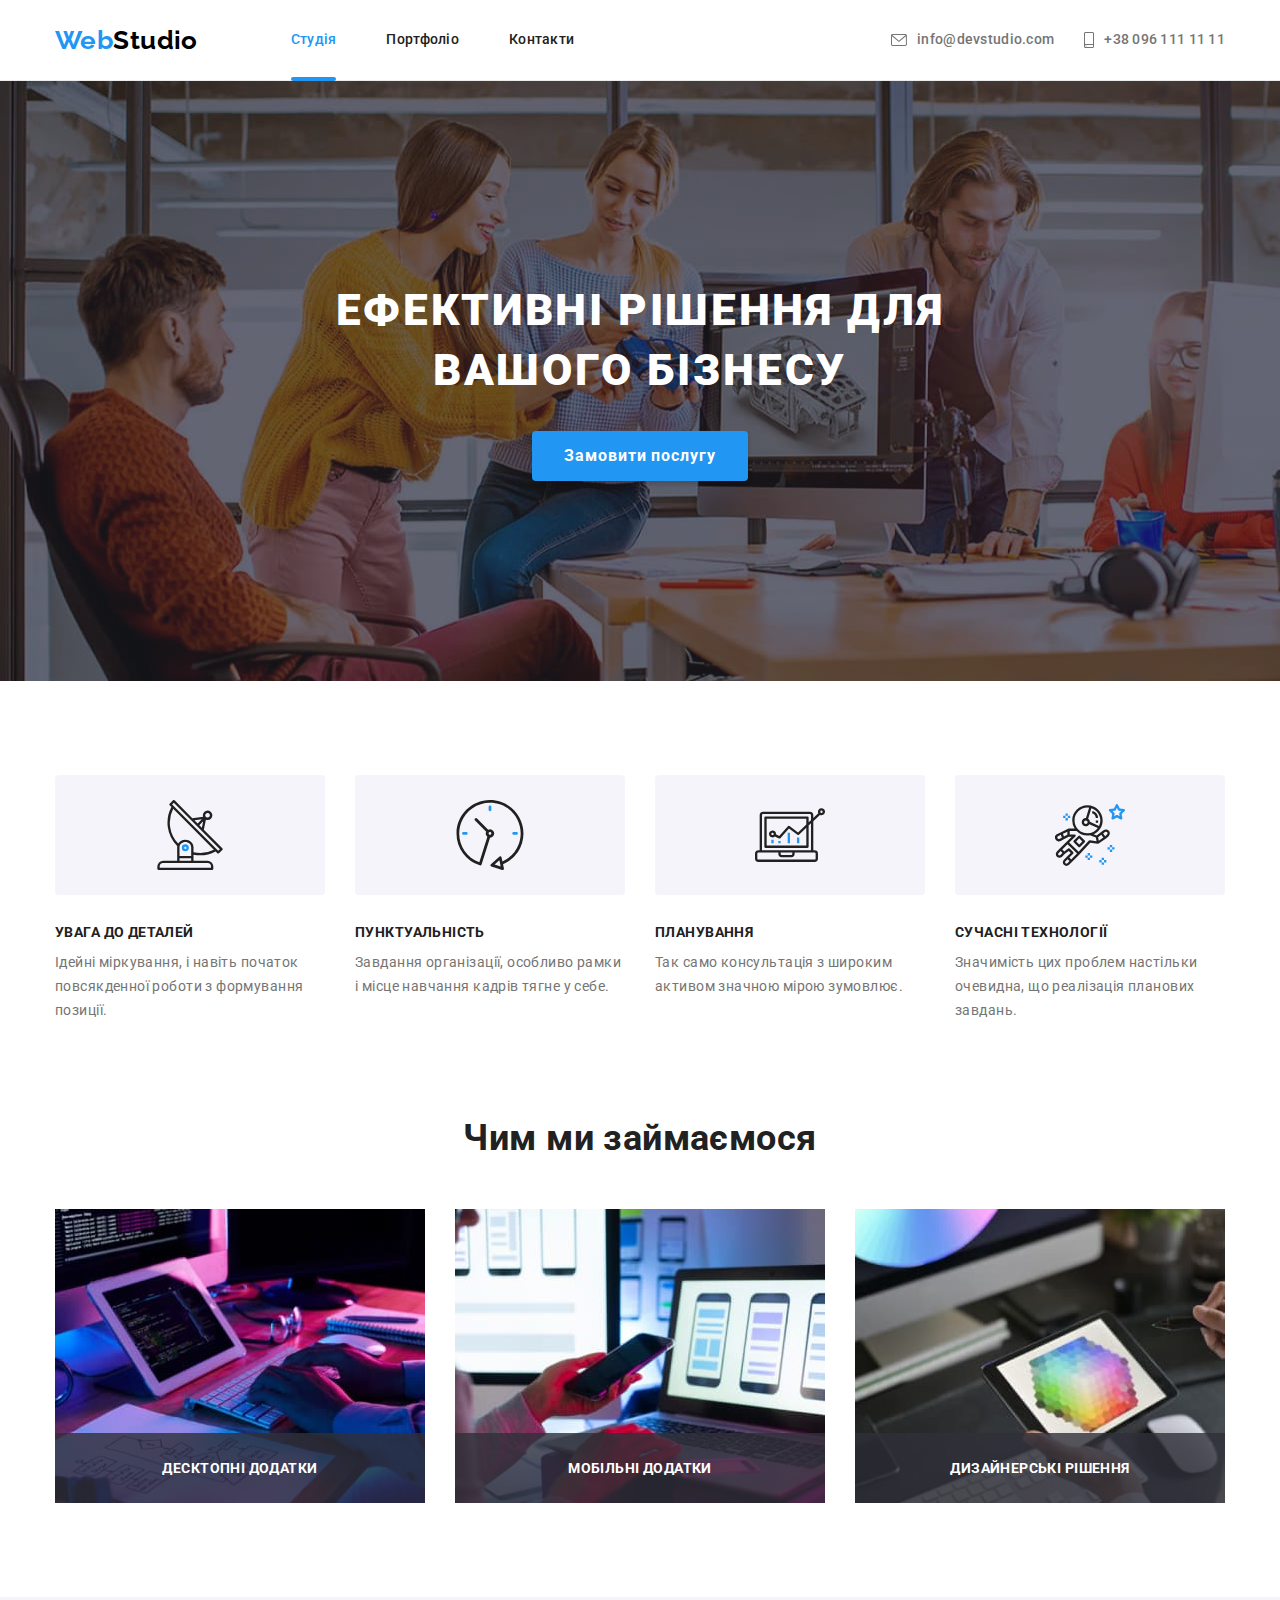
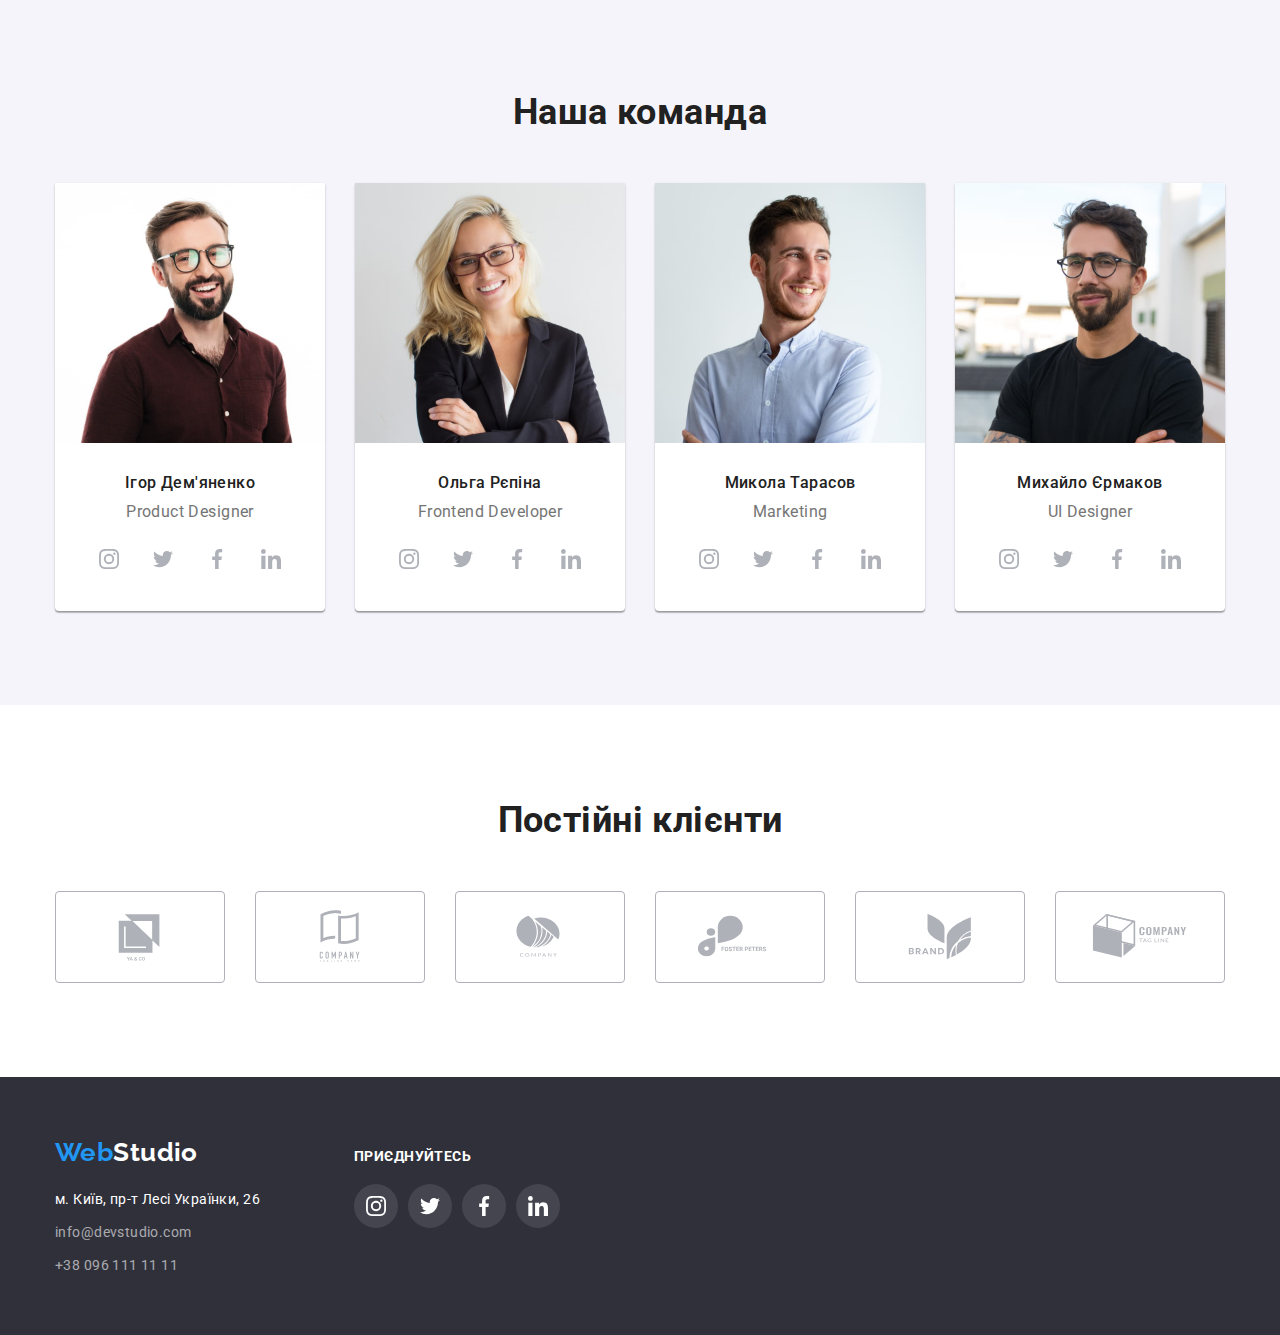
<file: index.html>
<!DOCTYPE html>
<html lang="uk">
  <head>
    <meta charset="UTF-8" />
    <meta http-equiv="X-UA-Compatible" content="IE=edge" />
    <meta name="viewport" content="width=device-width, initial-scale=1.0" />
    <title>WebStudio</title>
    <link rel="preconnect" href="https://fonts.googleapis.com" />
    <link rel="preconnect" href="https://fonts.gstatic.com" crossorigin />
    <link
      href="https://fonts.googleapis.com/css2?family=Raleway:wght@700&family=Roboto:wght@400;500;700;900&display=swap"
      rel="stylesheet"
    />
    <link
      rel="stylesheet"
      href="https://cdnjs.cloudflare.com/ajax/libs/modern-normalize/1.1.0/modern-normalize.min.css"
    />
    <link rel="stylesheet" href="./css/styles.css" />
  </head>
  <body>
    <!-- Header -->
    <header class="header">
      <div class="container flex-container">
        <a href="./index.html" lang="en" class="logo logo-header"
          ><span class="accent">Web</span>Studio</a
        >
        <nav class="nav">
          <ul class="nav-list">
            <li class="nav-list-item">
              <a class="current header-link nav-link" href="./index.html">Студія</a>
            </li>
            <li class="nav-list-item">
              <a class="header-link nav-link" href="./portfolio.html">Портфоліо</a>
            </li>
            <li class="nav-list-item">
              <a class="header-link nav-link" href="#contacts">Контакти</a>
            </li>
          </ul>
        </nav>
        <ul class="contacts list">
          <li>
            <a class="header-social-link header-link" href="mailto:info@devstudio.com">
              <svg class="header-contact" width="16" height="12">
                <use href="./images/icons.svg#icon-envelope"></use>
              </svg>
              info@devstudio.com
            </a>
          </li>
          <li>
            <a class="header-social-link header-link" href="tel:+380961111111">
              <svg class="header-contact" width="10" height="16">
                <use href="./images/icons.svg#icon-smartphone"></use>
              </svg>
              +38 096 111 11 11</a
            >
          </li>
        </ul>
      </div>
    </header>

    <main>
      <!-- Hero -->
      <section class="hero">
        <div class="container">
          <h1 class="hero-title">
            Ефективні рішення для<br />
            вашого бізнесу
          </h1>
          <button class="button" type="button" data-modal-open>Замовити послугу</button>
        </div>
      </section>

      <!-- Features -->
      <section class="section-features">
        <div class="container">
          <h2 class="visually-hidden">Особливості</h2>
          <ul class="features-list flex-container">
            <li class="future-flex-element">
              <div class="future-icon-thumb">
                <svg class="feature-icon" width="70" height="70">
                  <use href="./images/icons.svg#icon-antenna"></use>
                </svg>
              </div>
              <h3 class="features-title">Увага до деталей</h3>
              <p class="feature-text">
                Ідейні міркування, і навіть початок повсякденної роботи з формування позиції.
              </p>
            </li>
            <li class="future-flex-element">
              <div class="future-icon-thumb">
                <svg class="feature-icon" width="70" height="70">
                  <use href="./images/icons.svg#icon-clock"></use>
                </svg>
              </div>
              <h3 class="features-title">Пунктуальність</h3>
              <p class="feature-text">
                Завдання організації, особливо рамки і місце навчання кадрів тягне у себе.
              </p>
            </li>
            <li class="future-flex-element">
              <div class="future-icon-thumb">
                <svg class="feature-icon" width="70" height="70">
                  <use href="./images/icons.svg#icon-diagram"></use>
                </svg>
              </div>
              <h3 class="features-title">Планування</h3>
              <p class="feature-text">
                Так само консультація з широким активом значною мірою зумовлює.
              </p>
            </li>
            <li class="future-flex-element">
              <div class="future-icon-thumb">
                <svg class="feature-icon" width="70" height="70">
                  <use href="./images/icons.svg#icon-astronaut"></use>
                </svg>
              </div>
              <h3 class="features-title">Сучасні технології</h3>
              <p class="feature-text">
                Значимість цих проблем настільки очевидна, що реалізація планових завдань.
              </p>
            </li>
          </ul>
        </div>
      </section>
      <!-- What we do -->
      <section class="section-what-we-do">
        <div class="container">
          <h2 class="section-title">Чим ми займаємося</h2>
          <ul class="flex-container images-gap">
            <li class="what-we-do-item">
              <img
                src="./images/box1.jpg"
                alt="друкування на клавіатурі"
                width="370"
                height="294"
              />
              <div class="label">
                <p class="label-text">Десктопні додатки</p>
              </div>
            </li>
            <li class="what-we-do-item">
              <img src="./images/box2.jpg" alt="сидіння за монітором" width="370" height="294" />
              <div class="label">
                <p class="label-text">Мобільні додатки</p>
              </div>
            </li>
            <li class="what-we-do-item">
              <img
                src="./images/box3.jpg"
                alt="прокрутка пером на планшеті"
                width="370"
                height="294"
              />
              <div class="label">
                <p class="label-text">Дизайнерські рішення</p>
              </div>
            </li>
          </ul>
        </div>
      </section>

      <!-- Team -->
      <section class="section-team">
        <div class="container">
          <h2 class="section-title">Наша команда</h2>
          <ul class="flex-container">
            <li class="card">
              <img
                src="./images/igor-photo.jpg"
                alt="фото Ігоря Дем'яненко"
                width="270"
                height="260"
              />
              <div class="inner">
                <h3 class="sub-title">Ігор Дем'яненко</h3>
                <p lang="en" class="text">Product Designer</p>
                <ul class="social-list">
                  <li>
                    <a
                      class="social-link"
                      href=""
                      target="_blank"
                      rel="noopener noreferrer"
                      aria-label="Іконка Instagram"
                    >
                      <svg class="social-icon" width="20" height="20">
                        <use href="./images/icons.svg#icon-instagram"></use>
                      </svg>
                    </a>
                  </li>
                  <li>
                    <a
                      class="social-link"
                      href=""
                      target="_blank"
                      rel="noopener noreferrer"
                      aria-label="Іконка Twitter"
                    >
                      <svg class="social-icon" width="20" height="20">
                        <use href="./images/icons.svg#icon-twitter"></use>
                      </svg>
                    </a>
                  </li>
                  <li>
                    <a
                      class="social-link"
                      href=""
                      target="_blank"
                      rel="noopener noreferrer"
                      aria-label="Іконка Facebook"
                    >
                      <svg class="social-icon" width="20" height="20">
                        <use href="./images/icons.svg#icon-facebook"></use>
                      </svg>
                    </a>
                  </li>
                  <li>
                    <a
                      class="social-link"
                      href=""
                      target="_blank"
                      rel="noopener noreferrer"
                      aria-label="Іконка Linkedin"
                    >
                      <svg class="social-icon" width="20" height="20">
                        <use href="./images/icons.svg#icon-linkedin"></use>
                      </svg>
                    </a>
                  </li>
                </ul>
              </div>
            </li>
            <li class="card">
              <img
                src="./images/olga-photo.jpg"
                alt="фото Ольги Рєпіної"
                width="270"
                height="260"
              />
              <div class="inner">
                <h3 class="sub-title">Ольга Рєпіна</h3>
                <p lang="en" class="text">Frontend Developer</p>
                <ul class="social-list">
                  <li>
                    <a
                      class="social-link"
                      href=""
                      target="_blank"
                      rel="noopener noreferrer"
                      aria-label="Іконка Instagram"
                    >
                      <svg class="social-icon" width="20" height="20">
                        <use href="./images/icons.svg#icon-instagram"></use>
                      </svg>
                    </a>
                  </li>
                  <li>
                    <a
                      class="social-link"
                      href=""
                      target="_blank"
                      rel="noopener noreferrer"
                      aria-label="Іконка Twitter"
                    >
                      <svg class="social-icon" width="20" height="20">
                        <use href="./images/icons.svg#icon-twitter"></use>
                      </svg>
                    </a>
                  </li>
                  <li>
                    <a
                      class="social-link"
                      href=""
                      target="_blank"
                      rel="noopener noreferrer"
                      aria-label="Іконка Facebook"
                    >
                      <svg class="social-icon" width="20" height="20">
                        <use href="./images/icons.svg#icon-facebook"></use>
                      </svg>
                    </a>
                  </li>
                  <li>
                    <a
                      class="social-link"
                      href=""
                      target="_blank"
                      rel="noopener noreferrer"
                      aria-label="Іконка Linkedin"
                    >
                      <svg class="social-icon" width="20" height="20">
                        <use href="./images/icons.svg#icon-linkedin"></use>
                      </svg>
                    </a>
                  </li>
                </ul>
              </div>
            </li>
            <li class="card">
              <img
                src="./images/mykola-photo.jpg"
                alt="фото Миколи Тарасова"
                width="270"
                height="260"
              />
              <div class="inner">
                <h3 class="sub-title">Микола Тарасов</h3>
                <p lang="en" class="text">Marketing</p>
                <ul class="social-list">
                  <li>
                    <a
                      class="social-link"
                      href=""
                      target="_blank"
                      rel="noopener noreferrer"
                      aria-label="Іконка Instagram"
                    >
                      <svg class="social-icon" width="20" height="20">
                        <use href="./images/icons.svg#icon-instagram"></use>
                      </svg>
                    </a>
                  </li>
                  <li>
                    <a
                      class="social-link"
                      href=""
                      target="_blank"
                      rel="noopener noreferrer"
                      aria-label="Іконка Twitter"
                    >
                      <svg class="social-icon" width="20" height="20">
                        <use href="./images/icons.svg#icon-twitter"></use>
                      </svg>
                    </a>
                  </li>
                  <li>
                    <a
                      class="social-link"
                      href=""
                      target="_blank"
                      rel="noopener noreferrer"
                      aria-label="Іконка Facebook"
                    >
                      <svg class="social-icon" width="20" height="20">
                        <use href="./images/icons.svg#icon-facebook"></use>
                      </svg>
                    </a>
                  </li>
                  <li>
                    <a
                      class="social-link"
                      href=""
                      target="_blank"
                      rel="noopener noreferrer"
                      aria-label="Іконка Linkedin"
                    >
                      <svg class="social-icon" width="20" height="20">
                        <use href="./images/icons.svg#icon-linkedin"></use>
                      </svg>
                    </a>
                  </li>
                </ul>
              </div>
            </li>
            <li class="card">
              <img
                src="./images/mykhailo-photo.jpg"
                alt="фото Михайла Єрмакова"
                width="270"
                height="260"
              />
              <div class="inner">
                <h3 class="sub-title">Михайло Єрмаков</h3>
                <p lang="en" class="text">UI Designer</p>
                <ul class="social-list">
                  <li>
                    <a
                      class="social-link"
                      href=""
                      target="_blank"
                      rel="noopener noreferrer"
                      aria-label="Іконка Instagram"
                    >
                      <svg class="social-icon" width="20" height="20">
                        <use href="./images/icons.svg#icon-instagram"></use>
                      </svg>
                    </a>
                  </li>
                  <li>
                    <a
                      class="social-link"
                      href=""
                      target="_blank"
                      rel="noopener noreferrer"
                      aria-label="Іконка Twitter"
                    >
                      <svg class="social-icon" width="20" height="20">
                        <use href="./images/icons.svg#icon-twitter"></use>
                      </svg>
                    </a>
                  </li>
                  <li>
                    <a
                      class="social-link"
                      href=""
                      target="_blank"
                      rel="noopener noreferrer"
                      aria-label="Іконка Facebook"
                    >
                      <svg class="social-icon" width="20" height="20">
                        <use href="./images/icons.svg#icon-facebook"></use>
                      </svg>
                    </a>
                  </li>
                  <li>
                    <a
                      class="social-link"
                      href=""
                      target="_blank"
                      rel="noopener noreferrer"
                      aria-label="Іконка Linkedin"
                    >
                      <svg class="social-icon" width="20" height="20">
                        <use href="./images/icons.svg#icon-linkedin"></use>
                      </svg>
                    </a>
                  </li>
                </ul>
              </div>
            </li>
          </ul>
        </div>
      </section>

      <!-- Clients -->
      <section class="section-clients">
        <div class="container">
          <h2 class="section-title">Постійні клієнти</h2>
          <ul class="list flex-container">
            <li class="client-flex-element">
              <a class="client-link" href="">
                <svg class="client-icon" width="106" height="60">
                  <use href="./images/icons.svg#icon-client1"></use>
                </svg>
              </a>
            </li>
            <li class="client-flex-element">
              <a class="client-link" href="">
                <svg class="client-icon" width="106" height="60">
                  <use href="./images/icons.svg#icon-client2"></use>
                </svg>
              </a>
            </li>
            <li class="client-flex-element">
              <a class="client-link" href="">
                <svg class="client-icon" width="106" height="60">
                  <use href="./images/icons.svg#icon-client3"></use>
                </svg>
              </a>
            </li>
            <li class="client-flex-element">
              <a class="client-link" href="">
                <svg class="client-icon" width="106" height="60">
                  <use href="./images/icons.svg#icon-client4"></use>
                </svg>
              </a>
            </li>
            <li class="client-flex-element">
              <a class="client-link" href="">
                <svg class="client-icon" width="106" height="60">
                  <use href="./images/icons.svg#icon-client5"></use>
                </svg>
              </a>
            </li>
            <li class="client-flex-element">
              <a class="client-link" href="">
                <svg class="client-icon" width="106" height="60">
                  <use href="./images/icons.svg#icon-client6"></use>
                </svg>
              </a>
            </li>
          </ul>
        </div>
      </section>
    </main>

    <!-- Footer -->
    <footer class="footer">
      <div class="container footer-flex-container">
        <div class="footer-flex-element">
          <a href="./index.html" lang="en" class="logo logo-footer"
            ><span class="accent">Web</span>Studio</a
          >
          <address class="footer-address" id="contacts">
            <ul>
              <li class="footer-list-item">
                <a
                  href="https://goo.gl/maps/4eL9ofVg8hy7XdQD8"
                  target="_blank"
                  rel="noopener noreferrer nofollow"
                  class="address"
                  >м. Київ, пр-т Лесі Українки, 26</a
                >
              </li>
              <li class="footer-list-item">
                <a href="mailto:info@devstudio.com" lang="en" class="footer-contact"
                  >info@devstudio.com</a
                >
              </li>
              <li class="footer-list-item">
                <a href="tel:+380961111111" class="footer-contact">+38 096 111 11 11</a>
              </li>
            </ul>
          </address>
        </div>

        <div class="footer-flex-element">
          <p class="footer-text">Приєднуйтесь</p>
          <ul class="social-list footer-social-list">
            <li>
              <a
                class="social-link"
                href=""
                target="_blank"
                rel="noopener noreferrer"
                aria-label="Іконка Instagram"
              >
                <svg class="social-icon" width="20" height="20">
                  <use href="./images/icons.svg#icon-instagram"></use>
                </svg>
              </a>
            </li>
            <li>
              <a
                class="social-link"
                href=""
                target="_blank"
                rel="noopener noreferrer"
                aria-label="Іконка Twitter"
              >
                <svg class="social-icon" width="20" height="20">
                  <use href="./images/icons.svg#icon-twitter"></use>
                </svg>
              </a>
            </li>
            <li>
              <a
                class="social-link"
                href=""
                target="_blank"
                rel="noopener noreferrer"
                aria-label="Іконка Facebook"
              >
                <svg class="social-icon" width="20" height="20">
                  <use href="./images/icons.svg#icon-facebook"></use>
                </svg>
              </a>
            </li>
            <li>
              <a
                class="social-link"
                href=""
                target="_blank"
                rel="noopener noreferrer"
                aria-label="Іконка Linkedin"
              >
                <svg class="social-icon" width="20" height="20">
                  <use href="./images/icons.svg#icon-linkedin"></use>
                </svg>
              </a>
            </li>
          </ul>
        </div>
      </div>
    </footer>

    <!-- Modal window -->
    <div class="backdrop is-hidden" data-modal>
      <div class="modal-window">
        <bottom class="btn-close" data-modal-close>
          <svg class="icon-modal-close" width="18" height="18">
            <use href="./images/icons.svg#icon-close-black"></use>
          </svg>
        </bottom>
      </div>
    </div>
    <script src="./js/modal.js"></script>
  </body>
</html>
</file>
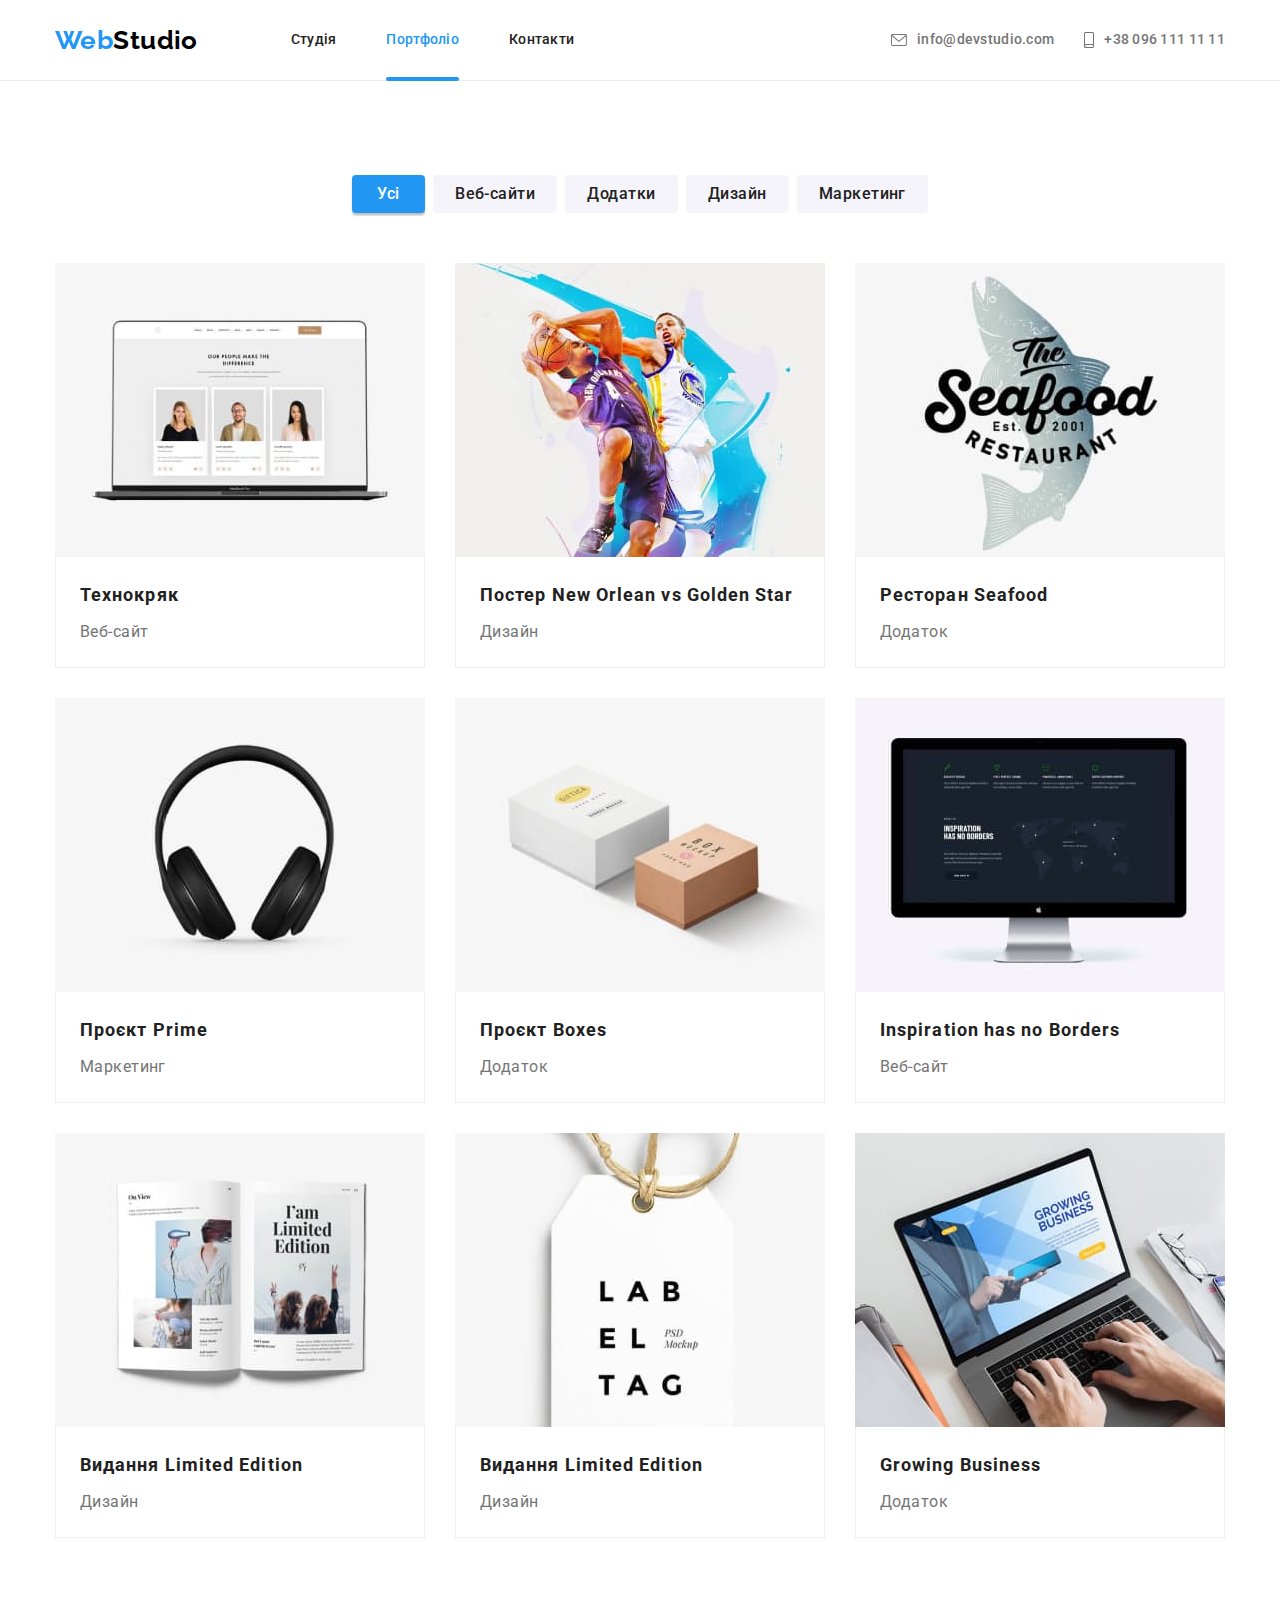
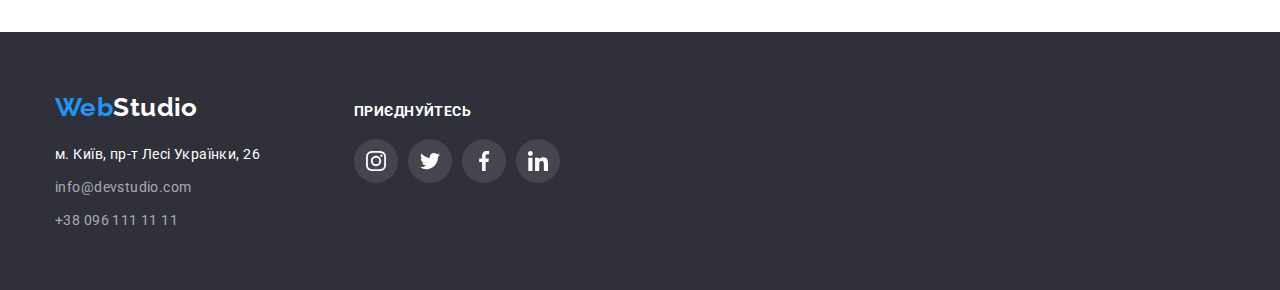
<file: portfolio.html>
<!DOCTYPE html>
<html lang="uk">
  <head>
    <meta charset="UTF-8" />
    <meta http-equiv="X-UA-Compatible" content="IE=edge" />
    <meta name="viewport" content="width=device-width, initial-scale=1.0" />
    <title>WebStudio</title>
    <link rel="preconnect" href="https://fonts.googleapis.com" />
    <link rel="preconnect" href="https://fonts.gstatic.com" crossorigin />
    <link
      href="https://fonts.googleapis.com/css2?family=Raleway:wght@700&family=Roboto:wght@400;500;700;900&display=swap"
      rel="stylesheet"
    />
    <link
      rel="stylesheet"
      href="https://cdnjs.cloudflare.com/ajax/libs/modern-normalize/1.1.0/modern-normalize.min.css"
    />
    <link rel="stylesheet" href="./css/styles.css" />
  </head>

  <body>
    <!-- Header -->
    <header class="header">
      <div class="container flex-container">
        <a href="./index.html" lang="en" class="logo logo-header"
          ><span class="accent">Web</span>Studio</a
        >
        <nav class="nav">
          <ul class="nav-list">
            <li class="nav-list-item">
              <a class="header-link nav-link" href="./index.html">Студія</a>
            </li>
            <li class="nav-list-item">
              <a class="current header-link nav-link" href="./portfolio.html">Портфоліо</a>
            </li>
            <li class="nav-list-item">
              <a class="header-link nav-link" href="#contacts">Контакти</a>
            </li>
          </ul>
        </nav>
        <ul class="contacts list">
          <li>
            <a class="header-social-link header-link" href="mailto:info@devstudio.com">
              <svg class="header-contact" width="16" height="12">
                <use href="./images/icons.svg#icon-envelope"></use>
              </svg>
              info@devstudio.com
            </a>
          </li>
          <li>
            <a class="header-social-link header-link" href="tel:+380961111111">
              <svg class="header-contact" width="10" height="16">
                <use href="./images/icons.svg#icon-smartphone"></use>
              </svg>
              +38 096 111 11 11</a
            >
          </li>
        </ul>
      </div>
    </header>

    <!-- Main -->
    <main>
      <section class="portfolio">
        <div class="container">
          <h1 class="visually-hidden">Портфоліо</h1>
          <ul class="list filter-flex-container">
            <li class="filter-item">
              <button type="button" class="filter-button current-filter">Усі</button>
            </li>
            <li class="filter-item">
              <button type="button" class="filter-button">Веб-сайти</button>
            </li>
            <li class="filter-item">
              <button type="button" class="filter-button">Додатки</button>
            </li>
            <li class="filter-item">
              <button type="button" class="filter-button">Дизайн</button>
            </li>
            <li class="filter-item">
              <button type="button" class="filter-button">Маркетинг</button>
            </li>
          </ul>
          <ul class="list portfolio-flex-container">
            <li class="portfolio-card">
              <div class="card-thumb">
                <img
                  src="./images/portfolio/img1.jpg"
                  alt="екран ноутбука"
                  width="370"
                  height="294"
                />
                <div class="overlay">
                  <p class="overlay-description">
                    Ресурс пропонує комплексні пропозиції з різним рівнем функціоналу та сервісів.
                    Все це дозволить відвідувачу отримати вичерпні відомості про компанію чи
                    приватну особу.
                  </p>
                </div>
              </div>
              <div class="portfolio-inner">
                <h2 class="portfolio-title">Технокряк</h2>
                <p class="portfolio-text">Веб-сайт</p>
              </div>
            </li>
            <li class="portfolio-card">
              <div class="card-thumb">
                <img
                  src="./images/portfolio/img2.jpg"
                  alt="два баскетболіста"
                  width="370"
                  height="294"
                />
                <div class="overlay">
                  <p class="overlay-description">
                    Ресурс пропонує комплексні пропозиції з різним рівнем функціоналу та сервісів.
                    Все це дозволить відвідувачу отримати вичерпні відомості про компанію чи
                    приватну особу.
                  </p>
                </div>
              </div>
              <div class="portfolio-inner">
                <h2 class="portfolio-title">
                  Постер <span lang="en">New Orlean vs Golden Star</span>
                </h2>
                <p class="portfolio-text">Дизайн</p>
              </div>
            </li>
            <li class="portfolio-card">
              <div class="card-thumb">
                <img
                  src="./images/portfolio/img3.jpg"
                  alt="логотип ресторану"
                  width="370"
                  height="294"
                />
                <div class="overlay">
                  <p class="overlay-description">
                    Ресурс пропонує комплексні пропозиції з різним рівнем функціоналу та сервісів.
                    Все це дозволить відвідувачу отримати вичерпні відомості про компанію чи
                    приватну особу.
                  </p>
                </div>
              </div>
              <div class="portfolio-inner">
                <h2 class="portfolio-title">Ресторан <span lang="en">Seafood</span></h2>
                <p class="portfolio-text">Додаток</p>
              </div>
            </li>
            <li class="portfolio-card">
              <div class="card-thumb">
                <img src="./images/portfolio/img4.jpg" alt="навушники" width="370" height="294" />
                <div class="overlay">
                  <p class="overlay-description">
                    Ресурс пропонує комплексні пропозиції з різним рівнем функціоналу та сервісів.
                    Все це дозволить відвідувачу отримати вичерпні відомості про компанію чи
                    приватну особу.
                  </p>
                </div>
              </div>
              <div class="portfolio-inner">
                <h2 class="portfolio-title">Проєкт <span lang="en">Prime</span></h2>
                <p class="portfolio-text">Маркетинг</p>
              </div>
            </li>
            <li class="portfolio-card">
              <div class="card-thumb">
                <img src="./images/portfolio/img5.jpg" alt="дві коробки" width="370" height="294" />
                <div class="overlay">
                  <p class="overlay-description">
                    Ресурс пропонує комплексні пропозиції з різним рівнем функціоналу та сервісів.
                    Все це дозволить відвідувачу отримати вичерпні відомості про компанію чи
                    приватну особу.
                  </p>
                </div>
              </div>
              <div class="portfolio-inner">
                <h2 class="portfolio-title">Проєкт <span lang="en">Boxes</span></h2>
                <p class="portfolio-text">Додаток</p>
              </div>
            </li>
            <li class="portfolio-card">
              <div class="card-thumb">
                <img
                  src="./images/portfolio/img6.jpg"
                  alt="монітор комп'ютера"
                  width="370"
                  height="294"
                />
                <div class="overlay">
                  <p class="overlay-description">
                    Ресурс пропонує комплексні пропозиції з різним рівнем функціоналу та сервісів.
                    Все це дозволить відвідувачу отримати вичерпні відомості про компанію чи
                    приватну особу.
                  </p>
                </div>
              </div>
              <div class="portfolio-inner">
                <h2 lang="en" class="portfolio-title">Inspiration has no Borders</h2>
                <p class="portfolio-text">Веб-сайт</p>
              </div>
            </li>
            <li class="portfolio-card">
              <div class="card-thumb">
                <img src="./images/portfolio/img7.jpg" alt="журнал" width="370" height="294" />
                <div class="overlay">
                  <p class="overlay-description">
                    Ресурс пропонує комплексні пропозиції з різним рівнем функціоналу та сервісів.
                    Все це дозволить відвідувачу отримати вичерпні відомості про компанію чи
                    приватну особу.
                  </p>
                </div>
              </div>
              <div class="portfolio-inner">
                <h2 class="portfolio-title">Видання <span lang="en">Limited Edition</span></h2>
                <p class="portfolio-text">Дизайн</p>
              </div>
            </li>
            <li class="portfolio-card">
              <div class="card-thumb">
                <img src="./images/portfolio/img8.jpg" alt="бірка" width="370" height="294" />
                <div class="overlay">
                  <p class="overlay-description">
                    Ресурс пропонує комплексні пропозиції з різним рівнем функціоналу та сервісів.
                    Все це дозволить відвідувачу отримати вичерпні відомості про компанію чи
                    приватну особу.
                  </p>
                </div>
              </div>
              <div class="portfolio-inner">
                <h2 class="portfolio-title">Видання <span lang="en">Limited Edition</span></h2>
                <p class="portfolio-text">Дизайн</p>
              </div>
            </li>
            <li class="portfolio-card">
              <div class="card-thumb">
                <img src="./images/portfolio/img9.jpg" alt="ноутбук" width="370" height="294" />
                <div class="overlay">
                  <p class="overlay-description">
                    Ресурс пропонує комплексні пропозиції з різним рівнем функціоналу та сервісів.
                    Все це дозволить відвідувачу отримати вичерпні відомості про компанію чи
                    приватну особу.
                  </p>
                </div>
              </div>
              <div class="portfolio-inner">
                <h2 lang="en" class="portfolio-title">Growing Business</h2>
                <p class="portfolio-text">Додаток</p>
              </div>
            </li>
          </ul>
        </div>
      </section>
    </main>

    <!-- Footer -->
    <footer class="footer">
      <div class="container footer-flex-container">
        <div class="footer-flex-element">
          <a href="./index.html" lang="en" class="logo logo-footer"
            ><span class="accent">Web</span>Studio</a
          >
          <address class="footer-address" id="contacts">
            <ul>
              <li class="footer-list-item">
                <a
                  class="address"
                  href="https://goo.gl/maps/4eL9ofVg8hy7XdQD8"
                  target="_blank"
                  rel="noopener noreferrer nofollow"
                  >м. Київ, пр-т Лесі Українки, 26</a
                >
              </li>
              <li class="footer-list-item">
                <a class="footer-contact" href="mailto:info@devstudio.com" lang="en"
                  >info@devstudio.com</a
                >
              </li>
              <li class="footer-list-item">
                <a class="footer-contact" href="tel:+380961111111">+38 096 111 11 11</a>
              </li>
            </ul>
          </address>
        </div>

        <div class="footer-flex-element">
          <p class="footer-text">Приєднуйтесь</p>
          <ul class="social-list footer-social-list">
            <li>
              <a
                class="social-link"
                href=""
                target="_blank"
                rel="noopener noreferrer"
                aria-label="Іконка Instagram"
              >
                <svg class="social-icon" width="20" height="20">
                  <use href="./images/icons.svg#icon-instagram"></use>
                </svg>
              </a>
            </li>
            <li>
              <a
                class="social-link"
                href=""
                target="_blank"
                rel="noopener noreferrer"
                aria-label="Іконка Twitter"
              >
                <svg class="social-icon" width="20" height="20">
                  <use href="./images/icons.svg#icon-twitter"></use>
                </svg>
              </a>
            </li>
            <li>
              <a
                class="social-link"
                href=""
                target="_blank"
                rel="noopener noreferrer"
                aria-label="Іконка Facebook"
              >
                <svg class="social-icon" width="20" height="20">
                  <use href="./images/icons.svg#icon-facebook"></use>
                </svg>
              </a>
            </li>
            <li>
              <a
                class="social-link"
                href=""
                target="_blank"
                rel="noopener noreferrer"
                aria-label="Іконка Linkedin"
              >
                <svg class="social-icon" width="20" height="20">
                  <use href="./images/icons.svg#icon-linkedin"></use>
                </svg>
              </a>
            </li>
          </ul>
        </div>
      </div>
    </footer>
  </body>
</html>
</file>
<file: css/styles.css>
:root {
  --accent-color: #2196f3;
  --logo-dark-font-color: #000000;
  --accent-color: #2196f3;
  --main-light-color: #ffffff;
  --title-color: #212121;
  --base-text-color: #757575;
  --footer-link-color: rgba(255, 255, 255, 0.6);

  --hover-button-color: #188ce8;
  --main-bg-color: #f5f5f5;
  --light-bg-color: #f5f4fa;
  --dark-bg-color: #2f303a;

  --heder-bordered: #ececec;
  --sections-bordered: #eeeeee;

  --animation: 250ms cubic-bezier(0.4, 0, 0.2, 1);
}

h1,
h2,
h3,
h4,
h5 h6,
p,
ul {
  margin: 0;
}
ul {
  padding: 0;
  list-style: none;
}
img {
  display: block;
  max-width: 100%;
}
a {
  text-decoration: none;
  color: currentColor;
}
a:hover,
a:focus {
  color: var(--accent-color);
}

.current {
  color: var(--accent-color);
}
html {
  scroll-behavior: smooth;
}
body {
  font-family: 'Roboto', 'Open Sans', sans-serif;
  font-size: 14px;
  letter-spacing: 0.03em;
  color: var(--base-text-color);
}

.container {
  width: 1200px;
  margin-left: auto;
  margin-right: auto;
  padding-right: 15px;
  padding-left: 15px;
}
.flex-container {
  display: flex;
}

/* Logo */
.logo {
  font-family: 'Raleway', 'Open Sans', sans-serif;
  font-weight: 700;
  font-size: 26px;
  line-height: 1.19;

  transition: color var(--animation);
}
.logo-header {
  margin-right: 93px;

  color: var(--logo-dark-font-color);
}
.logo-footer {
  display: inline-block;

  margin-bottom: 20px;

  color: var(--main-light-color);
}
.accent {
  color: var(--accent-color);
}

/* Header */
.header {
  align-items: center;
  background-color: var(--main-light-color);
  border-bottom: 1px solid var(--heder-bordered);
}

.header > .flex-container {
  align-items: center;
}

.nav,
.contacts {
  font-weight: 500;
  line-height: 1.14;
  letter-spacing: 0.02em;
}
.nav {
  margin-right: auto;

  color: var(--title-color);
}
.nav-list {
  display: flex;
  gap: 50px;
}
.header-link {
  display: inline-block;

  padding-top: 32px;
  padding-bottom: 32px;

  transition: color var(--animation);
}
.nav-link {
  position: relative;
}
.nav-link::after {
  content: '';

  position: absolute;
  bottom: -1px;
  left: 0;

  height: 4px;
  width: 100%;

  background-color: var(--accent-color);
  border-radius: 2px;

  opacity: 0;
}
.current.nav-link::after {
  opacity: 1;
}

.contacts {
  display: flex;
  gap: 30px;

  color: var(--base-text-color);
}
.header-social-link {
  display: flex;
  gap: 10px;
  align-items: center;

  transition: color var(--animation);
}
.header-contact {
  fill: currentColor;
}
.header-social-link:hover,
.header-social-link:focus {
  color: var(--accent-color);
}

/* Hero */
.hero {
  max-width: 1600px;
  margin: 0 auto;

  text-align: center;
  padding-top: 200px;
  padding-bottom: 200px;

  background-color: #c4c4c4;
  background-image: linear-gradient(to right, rgba(47, 48, 58, 0.4), rgba(47, 48, 58, 0.4)),
    url(../images/bg-studio.jpg);
}
.hero-title {
  margin-bottom: 30px;

  font-weight: 900;
  font-size: 44px;
  line-height: 1.36;
  letter-spacing: 0.06em;
  text-transform: uppercase;
  color: var(--main-light-color);
}
.button {
  padding: 10px 32px;

  font-weight: 700;
  font-size: 16px;
  line-height: 1.88;
  letter-spacing: 0.06em;
  color: var(--main-light-color);
  cursor: pointer;

  background-color: var(--accent-color);
  box-shadow: 0px 4px 4px rgba(0, 0, 0, 0.15);
  border: 0;
  border-radius: 4px;

  transition: background-color var(--animation);
}
.button:hover,
.button:focus {
  background-color: var(--hover-button-color);
}

/* Features */
.section-features {
  padding-top: 94px;
  padding-bottom: 94px;
}

.future-flex-element:not(:last-child) {
  margin-right: 30px;
}

.future-flex-element {
  flex-basis: calc((100% - 90px) / 4);
}
.future-icon-thumb {
  display: flex;
  justify-content: center;
  align-items: center;

  height: 120px;
  margin-bottom: 30px;

  border-radius: 4px;
  background-color: var(--light-bg-color);
}

.visually-hidden {
  position: absolute;
  white-space: nowrap;
  width: 1px;
  height: 1px;
  overflow: hidden;
  border: 0;
  padding: 0;
  clip: rect(0 0 0 0);
  clip-path: inset(50%);
  margin: -1px;
}
.features-title {
  margin-bottom: 10px;

  font-size: inherit;
  line-height: 1.14;
  letter-spacing: inherit;
  text-transform: uppercase;
  color: var(--title-color);
}
.feature-text {
  line-height: 1.71;
}

/* What we do */

.section-what-we-do {
  padding-bottom: 94px;
}
.images-gap {
  gap: 30px;
}

.section-title {
  margin-bottom: 50px;
  text-align: center;

  font-size: 36px;
  line-height: 1.17;
  letter-spacing: inherit;
  color: var(--title-color);
}
.what-we-do-item {
  position: relative;
}
.label {
  position: absolute;
  bottom: 0;
  left: 0;

  width: 100%;

  background-color: rgba(47, 48, 58, 0.8);
}
.label-text {
  padding-top: 27px;
  padding-bottom: 27px;

  font-weight: 700;
  line-height: calc(16 / 14);
  text-align: center;
  text-transform: uppercase;
  color: var(--main-light-color);
}

/* Team */
.section-team {
  padding-top: 94px;
  padding-bottom: 94px;

  background-color: var(--light-bg-color);
}
.section-team .flex-container {
  gap: 30px;
}
.card {
  background-color: var(--main-light-color);
  box-shadow: 0px 1px 3px rgba(0, 0, 0, 0.12), 0px 1px 1px rgba(0, 0, 0, 0.14),
    0px 2px 1px rgba(0, 0, 0, 0.2);
  border-radius: 0px 0px 4px 4px;
  overflow: hidden;
}
.inner {
  padding: 30px 32px;
  text-align: center;
}

.sub-title {
  margin-bottom: 10px;

  font-weight: 500;
  font-size: 16px;
  line-height: 1.19;
  letter-spacing: inherit;
  color: var(--title-color);
}
.text {
  margin-bottom: 16px;

  font-size: 16px;
  line-height: 1.19;
}
.social-list {
  display: flex;
  gap: 10px;
}
.social-link {
  display: flex;
  align-items: center;
  justify-content: center;

  width: 44px;
  height: 44px;

  border-radius: 50px;

  transition: background-color var(--animation);
}
.social-icon {
  fill: #afb1b8;
  transition: fill var(--animation);
}
.social-link:hover,
.social-link:focus {
  background-color: var(--accent-color);
}
.social-link:hover .social-icon,
.social-link:focus .social-icon {
  fill: var(--main-light-color);
}

/* Clients */
.section-clients {
  padding-top: 94px;
  padding-bottom: 94px;
}
.section-clients .flex-container {
  gap: 30px;
}
.client-flex-element {
  flex-basis: calc((100% - 30px * 5) / 6);
}
.client-link {
  display: flex;
  justify-content: center;
  align-items: center;

  height: 92px;

  border: 1px solid #afb1b8;
  border-radius: 4px;
  fill: #afb1b8;

  transition: border-color var(--animation);
}
.client-icon {
  fill: #afb1b8;

  transition: fill var(--animation);
}
.client-link:hover,
.client-link:focus {
  border-color: var(--accent-color);
}
.client-link:hover .client-icon,
.client-link:focus .client-icon {
  fill: var(--accent-color);
}

/* Footer */
.footer {
  background-color: var(--dark-bg-color);
}
.footer {
  padding-top: 60px;
  padding-bottom: 57px;
}
.footer-flex-container {
  display: flex;
  align-items: baseline;
}
.footer-flex-element:not(:last-child) {
  margin-right: 94px;
}
.footer-text {
  margin-bottom: 20px;

  font-weight: 700;
  line-height: 16px;
  text-transform: uppercase;
  color: var(--main-light-color);
}
.address {
  color: var(--main-light-color);

  transition: color var(--animation);
}
.footer-contact {
  color: var(--footer-link-color);

  transition: color var(--animation);
}
.footer-address {
  font-style: normal;
  line-height: 1.71;
}
.footer-list-item:not(:last-child) {
  margin-bottom: 9px;
}
.footer-social-list .social-link {
  background-color: rgba(255, 255, 255, 0.1);
}
.footer-social-list .social-icon {
  fill: var(--main-light-color);
}
.footer-social-list .social-link:hover,
.footer-social-list .social-link:focus {
  background-color: var(--accent-color);
}

/* Portfolio */
.portfolio {
  padding-top: 94px;
  padding-bottom: 94px;
}
.filter-flex-container {
  display: flex;
  justify-content: center;

  margin-bottom: 50px;
}
.filter-item:not(:last-child) {
  margin-right: 8px;
}
.portfolio-flex-container {
  display: flex;
  flex-wrap: wrap;
}
.filter-button {
  padding: 6px 22px;
  min-width: 73px;

  font-family: inherit;
  font-weight: 500;
  font-size: 16px;
  line-height: 1.62;
  letter-spacing: 0.03em;
  color: var(--title-color);

  background-color: var(--light-bg-color);
  border: none;
  border-radius: 4px;
  cursor: pointer;

  transition: color var(--animation), background-color var(--animation), box-shadow var(--animation);
}
.current-filter,
.filter-button:hover,
.filter-button:focus {
  color: var(--main-light-color);

  background-color: var(--accent-color);
  box-shadow: 0px 3px 1px rgba(0, 0, 0, 0.1), 0px 1px 2px rgba(0, 0, 0, 0.08),
    0px 2px 2px rgba(0, 0, 0, 0.12);
}

.portfolio-card {
  transition: box-shadow var(--animation);
}
.portfolio-card:not(:nth-child(3n)) {
  margin-right: 30px;
}
.portfolio-card:not(:nth-last-child(-n + 3)) {
  margin-bottom: 30px;
}
.portfolio-card:hover {
  box-shadow: 0px 1px 1px rgba(0, 0, 0, 0.12), 0px 4px 4px rgba(0, 0, 0, 0.06),
    1px 4px 6px rgba(0, 0, 0, 0.16);
}
.card-thumb {
  position: relative;
  overflow: hidden;
}
.overlay {
  position: absolute;
  top: 0;
  left: 0;

  width: 100%;
  height: 100%;

  background-color: rgba(33, 150, 243, 0.9);
  backdrop-filter: blur(2px);

  opacity: 0;
  transform: translateY(100%);

  transition: transform var(--animation), opacity var(--animation);
}
.overlay-description {
  padding: 63px 24px;

  font-size: 18px;
  line-height: calc(28 / 18);
  color: var(--main-light-color);
}
.portfolio-card:hover .overlay {
  opacity: 1;
  transform: translateY(0);
}
.portfolio-inner {
  padding: 20px 24px;
  border: 1px solid var(--sections-bordered);
  border-top: none;
}
.portfolio-title {
  margin-bottom: 4px;

  font-size: 18px;
  line-height: 2;
  letter-spacing: 0.06em;
  color: var(--title-color);
}
.portfolio-text {
  font-size: 16px;
  line-height: 1.88;
}

/* Modal window */

.backdrop {
  position: fixed;
  z-index: 10;
  top: 0;
  left: 0;

  display: flex;
  align-items: center;
  justify-content: center;
  width: 100%;
  height: 100vh;

  background-color: rgba(0, 0, 0, 0.2);
  backdrop-filter: blur(3px);

  transition: opacity var(--animation), visibility var(--animation);
}

.is-hidden {
  opacity: 0;
  pointer-events: none;
  visibility: hidden;
}

.modal-window {
  position: relative;

  width: 528px;
  min-height: 581px;

  background: #ffffff;
  box-shadow: 0px 1px 3px rgba(0, 0, 0, 0.12), 0px 1px 1px rgba(0, 0, 0, 0.14),
    0px 2px 1px rgba(0, 0, 0, 0.2);
  border-radius: 4px;

  transition: opacity var(--animation), transform var(--animation);
}
.is-hidden .modal-window {
  opacity: 0;
  transform: scale(0.2);
}

.btn-close {
  position: absolute;
  top: 8px;
  right: 8px;

  display: flex;
  justify-content: center;
  align-items: center;
  width: 30px;
  height: 30px;

  background: #ffffff;
  border: 1px solid rgba(0, 0, 0, 0.1);
  border-radius: 50%;

  cursor: pointer;
}
.icon-modal-close {
  fill: #000000;
}
</file>
